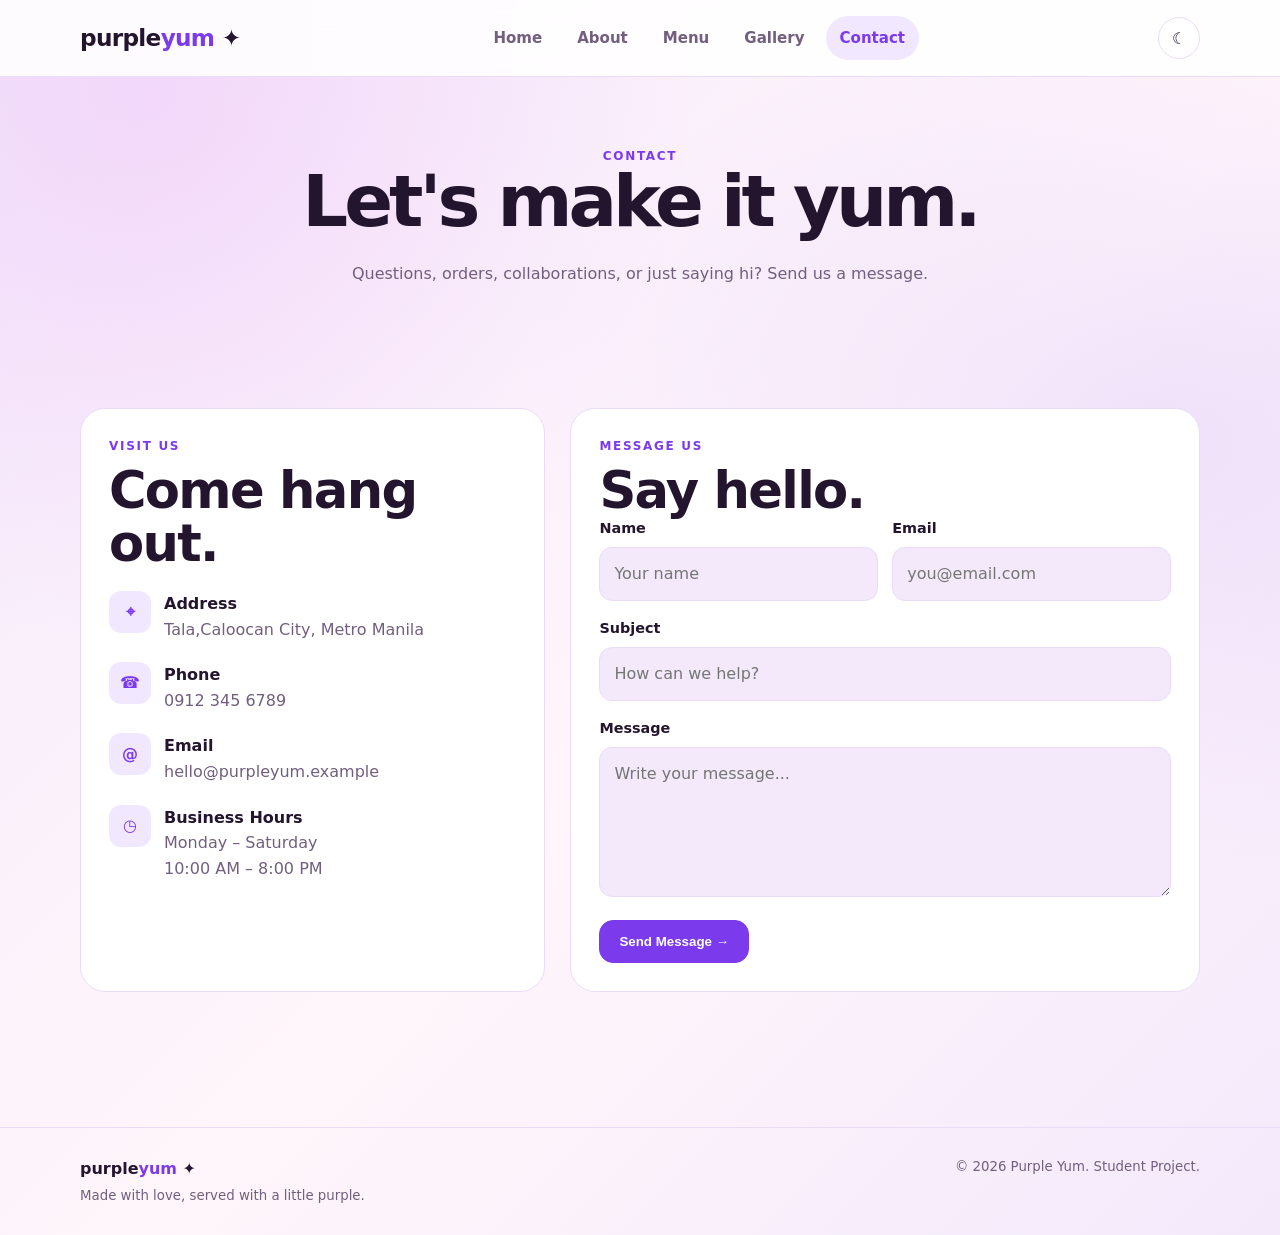
<file: contact.html>
<!DOCTYPE html>
<html lang="en">

<head>

    <meta charset="UTF-8">
    <meta name="viewport"
          content="width=device-width, initial-scale=1.0">

    <title>Purple Yum | Contact</title>

    <link rel="stylesheet" href="style.css">

</head>

<body>


<nav class="navbar">

    <div class="container nav-container">

        <a href="index.html" class="logo">
            purple<span>yum</span> ✦
        </a>

        <div class="nav-links">

            <a href="index.html">
                Home
            </a>

            <a href="about.html">
                About
            </a>

            <a href="menu.html">
                Menu
            </a>

            <a href="gallery.html">
                Gallery
            </a>

            <a href="contact.html"
               class="active">
                Contact
            </a>

        </div>

        <div class="nav-actions">

            <button id="themeBtn"
                    class="icon-btn">
                ☾
            </button>

            <button class="menu-btn">
                ☰
            </button>

        </div>

    </div>

</nav>


<section class="page-hero">

    <div class="container">

        <p class="eyebrow">
            CONTACT
        </p>

        <h1>
            Let's make it yum.
        </h1>

        <p>
            Questions, orders, collaborations,
            or just saying hi?
            Send us a message.
        </p>

    </div>

</section>


<section class="section contact-section">

    <div class="container contact-grid">


        <!-- CONTACT INFORMATION -->

        <div class="info-box">

            <p class="eyebrow">
                VISIT US
            </p>

            <h2>
                Come hang out.
            </h2>


            <div class="info-list">


                <div class="info-item">

                    <div class="info-icon">
                        ⌖
                    </div>

                    <div>

                        <strong>
                            Address
                        </strong>

                        <p>
                            Tala,Caloocan City, Metro Manila
                        </p> 

                    </div>

                </div>


                <div class="info-item">

                    <div class="info-icon">
                        ☎
                    </div>

                    <div>

                        <strong>
                            Phone
                        </strong>

                        <p>
                            0912 345 6789
                        </p>

                    </div>

                </div>


                <div class="info-item">

                    <div class="info-icon">
                        @
                    </div>

                    <div>

                        <strong>
                            Email
                        </strong>

                        <p>
                            hello@purpleyum.example
                        </p>

                    </div>

                </div>


                <div class="info-item">

                    <div class="info-icon">
                        ◷
                    </div>

                    <div>

                        <strong>
                            Business Hours
                        </strong>

                        <p>
                            Monday – Saturday
                            <br>
                            10:00 AM – 8:00 PM
                        </p>

                    </div>

                </div>

            </div>

        </div>


        <!-- CONTACT FORM -->

        <div class="form-box">

            <p class="eyebrow">
                MESSAGE US
            </p>

            <h2>
                Say hello.
            </h2>


            <form class="contact-form">

                <div class="form-row">

                    <div class="field">

                        <label>
                            Name
                        </label>

                        <input
                            type="text"
                            placeholder="Your name"
                            required
                        >

                    </div>


                    <div class="field">

                        <label>
                            Email
                        </label>

                        <input
                            type="email"
                            placeholder="you@email.com"
                            required
                        >

                    </div>

                </div>


                <div class="field">

                    <label>
                        Subject
                    </label>

                    <input
                        type="text"
                        placeholder="How can we help?"
                        required
                    >

                </div>


                <div class="field">

                    <label>
                        Message
                    </label>

                    <textarea
                        placeholder="Write your message..."
                        required
                    ></textarea>

                </div>


                <button
                    type="submit"
                    class="btn btn-primary">

                    Send Message →

                </button>

            </form>

        </div>

    </div>

</section>


<footer>

    <div class="container footer-inner">

        <div>

            <strong>
                purple<span>yum</span> ✦
            </strong>

            <br>

            <small>
                Made with love, served with a little purple.
            </small>

        </div>

        <small>
            © 2026 Purple Yum. Student Project.
        </small>

    </div>

</footer>


<script src="script.js"></script>

</body>
</html>
</file>
<file: style.css>
/* =========================
   PURPLE YUM
   MAIN CSS
========================= */

:root {

    --bg: #f3e9fb;

    --bg-blend: #fff6fb;

    --bg-glow: rgba(217, 70, 239, .12);

    --bg-glow2: rgba(124, 58, 237, .10);

    --surface: #ffffff;

    --surface2: #f1e8ff;

    --text: #24152f;

    --muted: #725f7f;

    --primary: #7c3aed;

    --primary-dark: #5b21b6;

    --accent: #d946ef;

    --border: #eadcf7;

    --shadow:
        0 18px 45px rgba(88, 28, 135, 0.12);
}


/* DARK MODE */

[data-theme="dark"] {

    --bg: #130c1b;

    --bg-blend: #20132a;

    --bg-glow: rgba(217, 70, 239, .10);

    --bg-glow2: rgba(124, 58, 237, .12);

    --surface: #21132b;

    --surface2: #301b3d;

    --text: #fbf7ff;

    --muted: #c9b7d5;

    --primary: #a855f7;

    --primary-dark: #7e22ce;

    --accent: #e879f9;

    --border: #472957;

    --shadow:
        0 18px 45px rgba(0, 0, 0, 0.3);
}


/* RESET */

* {

    margin: 0;

    padding: 0;

    box-sizing: border-box;

}


html {

    scroll-behavior: smooth;

}


body {

    font-family:
        Inter,
        system-ui,
        -apple-system,
        BlinkMacSystemFont,
        "Segoe UI",
        sans-serif;

    background:
        radial-gradient(ellipse at 12% 8%, var(--bg-glow), transparent 34rem),
        radial-gradient(ellipse at 90% 35%, var(--bg-glow2), transparent 40rem),
        linear-gradient(135deg, var(--bg), var(--bg-blend) 55%, var(--bg));

    color: var(--text);

    line-height: 1.6;

}


a {

    text-decoration: none;

    color: inherit;

}


img {

    max-width: 100%;

    display: block;

}


.container {

    width: min(1120px, 92%);

    margin: auto;

}


/* =========================
   NAVBAR
========================= */

.navbar {

    position: sticky;

    top: 0;

    z-index: 50;

    background:
        rgba(255,255,255,.88);

    backdrop-filter: blur(16px);

    border-bottom:
        1px solid var(--border);

}


[data-theme="dark"] .navbar {

    background:
        rgba(33,19,43,.88);

}


.nav-container {

    height: 76px;

    display: flex;

    align-items: center;

    justify-content: space-between;

    gap: 20px;

}


.logo {

    font-size: 1.45rem;

    font-weight: 900;

    letter-spacing: -.7px;

}


.logo span {

    color: var(--primary);

}


.nav-links {

    display: flex;

    align-items: center;

    gap: 7px;

}


.nav-links a {

    padding: 10px 14px;

    border-radius: 999px;

    color: var(--muted);

    font-weight: 700;

    font-size: .94rem;

    transition: .2s;

}


.nav-links a:hover,
.nav-links a.active {

    color: var(--primary);

    background: var(--surface2);

}


.nav-actions {

    display: flex;

    gap: 8px;

}


.icon-btn,
.menu-btn {

    border: 1px solid var(--border);

    background: var(--surface);

    color: var(--text);

    width: 42px;

    height: 42px;

    border-radius: 50%;

    cursor: pointer;

    font-size: 1rem;

}


.menu-btn {

    display: none;

    border-radius: 12px;

}


/* =========================
   HERO
========================= */

.hero {

    padding: 80px 0 60px;

}


.hero-grid {

    display: grid;

    grid-template-columns:
        1.05fr .95fr;

    align-items: center;

    gap: 60px;

}


.badge {

    display: inline-flex;

    align-items: center;

    gap: 8px;

    background: var(--surface2);

    color: var(--primary);

    padding: 8px 13px;

    border-radius: 999px;

    font-weight: 800;

    font-size: .82rem;

    margin-bottom: 18px;

}


h1 {

    font-size:
        clamp(3rem, 7vw, 5.5rem);

    line-height: .98;

    letter-spacing: -4px;

    margin-bottom: 24px;

}


.hero h1 span {

    background:
        linear-gradient(
            120deg,
            var(--primary),
            var(--accent)
        );

    -webkit-background-clip: text;

    background-clip: text;

    color: transparent;

}


.hero-content > p {

    font-size: 1.08rem;

    color: var(--muted);

    max-width: 580px;

    margin-bottom: 28px;

}


/* BUTTONS */

.buttons {

    display: flex;

    gap: 12px;

    flex-wrap: wrap;

}


.btn {

    display: inline-flex;

    align-items: center;

    justify-content: center;

    padding: 13px 19px;

    border-radius: 14px;

    font-weight: 800;

    border: 1px solid var(--border);

    transition: .2s;

    cursor: pointer;

}


.btn-primary {

    background: var(--primary);

    color: white;

    border-color: var(--primary);

}


.btn-primary:hover {

    background: var(--primary-dark);

    transform: translateY(-2px);

}


.btn-secondary {

    background: var(--surface);

    color: var(--text);

}


.btn-secondary:hover {

    border-color: var(--primary);

    color: var(--primary);

}


/* HERO IMAGE */

.hero-card {

    position: relative;

    border-radius: 34px;

    overflow: hidden;

    box-shadow: var(--shadow);

    background: var(--surface);

}


.hero-card img {

    height: 520px;

    width: 100%;

    object-fit: cover;

}


.floating-card {

    position: absolute;

    left: 20px;

    bottom: 20px;

    background: white;

    color: #25132f;

    padding: 15px 18px;

    border-radius: 18px;

    font-weight: 800;

    box-shadow:
        0 12px 30px rgba(0,0,0,.15);

}


/* =========================
   SECTIONS
========================= */

.section {

    padding: 75px 0;

}


.section-heading {

    display: flex;

    justify-content: space-between;

    align-items: end;

    gap: 20px;

    margin-bottom: 30px;

}


.eyebrow {

    color: var(--primary);

    font-weight: 900;

    text-transform: uppercase;

    letter-spacing: 1.7px;

    font-size: .75rem;

}


h2 {

    font-size:
        clamp(2rem, 4vw, 3.2rem);

    line-height: 1.05;

    letter-spacing: -1.7px;

    margin-top: 7px;

}


.section-heading > p {

    color: var(--muted);

    max-width: 480px;

}


/* =========================
   CARDS
========================= */

.cards {

    display: grid;

    grid-template-columns:
        repeat(3, 1fr);

    gap: 20px;

}


.card {

    background: var(--surface);

    border:
        1px solid var(--border);

    border-radius: 24px;

    overflow: hidden;

    box-shadow:
        0 8px 30px rgba(88,28,135,.06);

    transition: .25s;

}


.card:hover {

    transform: translateY(-6px);

    box-shadow: var(--shadow);

}


.card img {

    height: 230px;

    width: 100%;

    object-fit: cover;

}


.card-body {

    padding: 20px;

}


.card-body h3 {

    font-size: 1.2rem;

    margin-bottom: 5px;

}


.card-body p {

    color: var(--muted);

    font-size: .94rem;

}


.card-body .btn {

    width: 100%;

    margin-top: 15px;

}


.price {

    color: var(--primary);

    font-weight: 900;

    margin-top: 12px;

}


/* =========================
   BANNER
========================= */

.banner {

    background:
        linear-gradient(
            135deg,
            #5b21b6,
            #a21caf
        );

    color: white;

    border-radius: 30px;

    padding: 45px;

    display: flex;

    justify-content: space-between;

    align-items: center;

    gap: 30px;

}


.banner p {

    opacity: .85;

    max-width: 620px;

    margin-top: 8px;

}


.banner .btn {

    background: white;

    color: #5b21b6;

    border-color: white;

}


/* =========================
   PAGE HEADER
========================= */

.page-hero {

    padding: 70px 0 35px;

    text-align: center;

}


.page-hero h1 {

    font-size:
        clamp(2.7rem, 6vw, 4.5rem);

}


.page-hero > .container > p:last-child {

    max-width: 650px;

    margin: 12px auto;

    color: var(--muted);

}


/* =========================
   ABOUT
========================= */

.about-grid {

    display: grid;

    grid-template-columns:
        .9fr 1.1fr;

    gap: 45px;

    align-items: center;

}


.about-image {

    border-radius: 28px;

    height: 430px;

    width: 100%;

    object-fit: cover;

    box-shadow: var(--shadow);

}


.about-text {

    color: var(--muted);

    margin-top: 16px;

}


.checks {

    display: grid;

    gap: 13px;

    margin: 24px 0;

}


.check {

    display: flex;

    gap: 10px;

    align-items: flex-start;

}


.check b {

    color: var(--primary);

}


.check p {

    color: var(--muted);

}


/* =========================
   GALLERY
========================= */

.gallery {

    display: grid;

    grid-template-columns:
        repeat(3, 1fr);

    gap: 16px;

}


.gallery img {

    height: 250px;

    width: 100%;

    object-fit: cover;

    border-radius: 20px;

    transition: .25s;

    cursor: pointer;

}


.gallery img:hover {

    transform: scale(1.02);

}


/* =========================
   CONTACT
========================= */

.contact-grid {

    display: grid;

    grid-template-columns:
        .85fr 1.15fr;

    gap: 25px;

}


.info-box,
.form-box {

    background: var(--surface);

    border:
        1px solid var(--border);

    border-radius: 25px;

    padding: 28px;

}


.info-list {

    display: grid;

    gap: 20px;

    margin-top: 20px;

}


.info-item {

    display: flex;

    gap: 13px;

}


.info-item p {

    color: var(--muted);

}


.info-icon {

    width: 42px;

    height: 42px;

    border-radius: 12px;

    background: var(--surface2);

    display: grid;

    place-items: center;

    color: var(--primary);

    font-weight: 900;

}


label {

    font-weight: 800;

    font-size: .9rem;

    display: block;

    margin-bottom: 7px;

}


input,
textarea {

    width: 100%;

    padding: 13px 14px;

    border-radius: 13px;

    border:
        1px solid var(--border);

    background: var(--bg);

    color: var(--text);

    outline: none;

    font: inherit;

}


input:focus,
textarea:focus {

    border-color: var(--primary);

    box-shadow:
        0 0 0 3px
        rgba(124,58,237,.12);

}


.form-row {

    display: grid;

    grid-template-columns:
        1fr 1fr;

    gap: 14px;

}


.field {

    margin-bottom: 16px;

}


textarea {

    min-height: 150px;

    resize: vertical;

}


/* =========================
   FOOTER
========================= */

footer {

    margin-top: 60px;

    border-top:
        1px solid var(--border);

    padding: 28px 0;

    color: var(--muted);

}


.footer-inner {

    display: flex;

    justify-content: space-between;

    gap: 20px;

    flex-wrap: wrap;

}


.footer-inner strong {

    color: var(--text);

}


.footer-inner strong span {

    color: var(--primary);

}


/* =========================
   MODAL
========================= */

.modal {

    display: none;

    position: fixed;

    inset: 0;

    background:
        rgba(18,8,27,.65);

    z-index: 100;

    place-items: center;

    padding: 20px;

}


.modal.show {

    display: grid;

}


.modal-box {

    width: min(520px,100%);

    background: var(--surface);

    border-radius: 25px;

    padding: 28px;

    position: relative;

    box-shadow: var(--shadow);

}


.modal-box p:last-child {

    color: var(--muted);

    margin-top: 12px;

}


.close {

    position: absolute;

    right: 16px;

    top: 14px;

    border: 0;

    background: var(--surface2);

    width: 38px;

    height: 38px;

    border-radius: 50%;

    cursor: pointer;

    color: var(--text);

    font-size: 20px;

}


/* =========================
   RESPONSIVE
========================= */

@media (max-width: 850px) {

    .nav-links {

        display: none;

        position: absolute;

        top: 76px;

        left: 4%;

        right: 4%;

        padding: 12px;

        background: var(--surface);

        border:
            1px solid var(--border);

        border-radius: 18px;

        box-shadow: var(--shadow);

        flex-direction: column;

    }


    .nav-links.open {

        display: flex;

    }


    .nav-links a {

        width: 100%;

    }


    .menu-btn {

        display: block;

    }


    .hero-grid,
    .about-grid,
    .contact-grid {

        grid-template-columns: 1fr;

    }


    .hero {

        padding-top: 45px;

    }


    .hero-card img {

        height: 390px;

    }


    .cards {

        grid-template-columns:
            1fr 1fr;

    }


    .gallery {

        grid-template-columns:
            1fr 1fr;

    }

}


@media (max-width: 560px) {

    h1 {

        letter-spacing: -2px;

    }


    .cards,
    .gallery,
    .form-row {

        grid-template-columns: 1fr;

    }


    .banner {

        padding: 30px;

        display: block;

    }


    .banner .btn {

        margin-top: 18px;

    }


    .hero-card img {

        height: 330px;

    }

}
</file>
